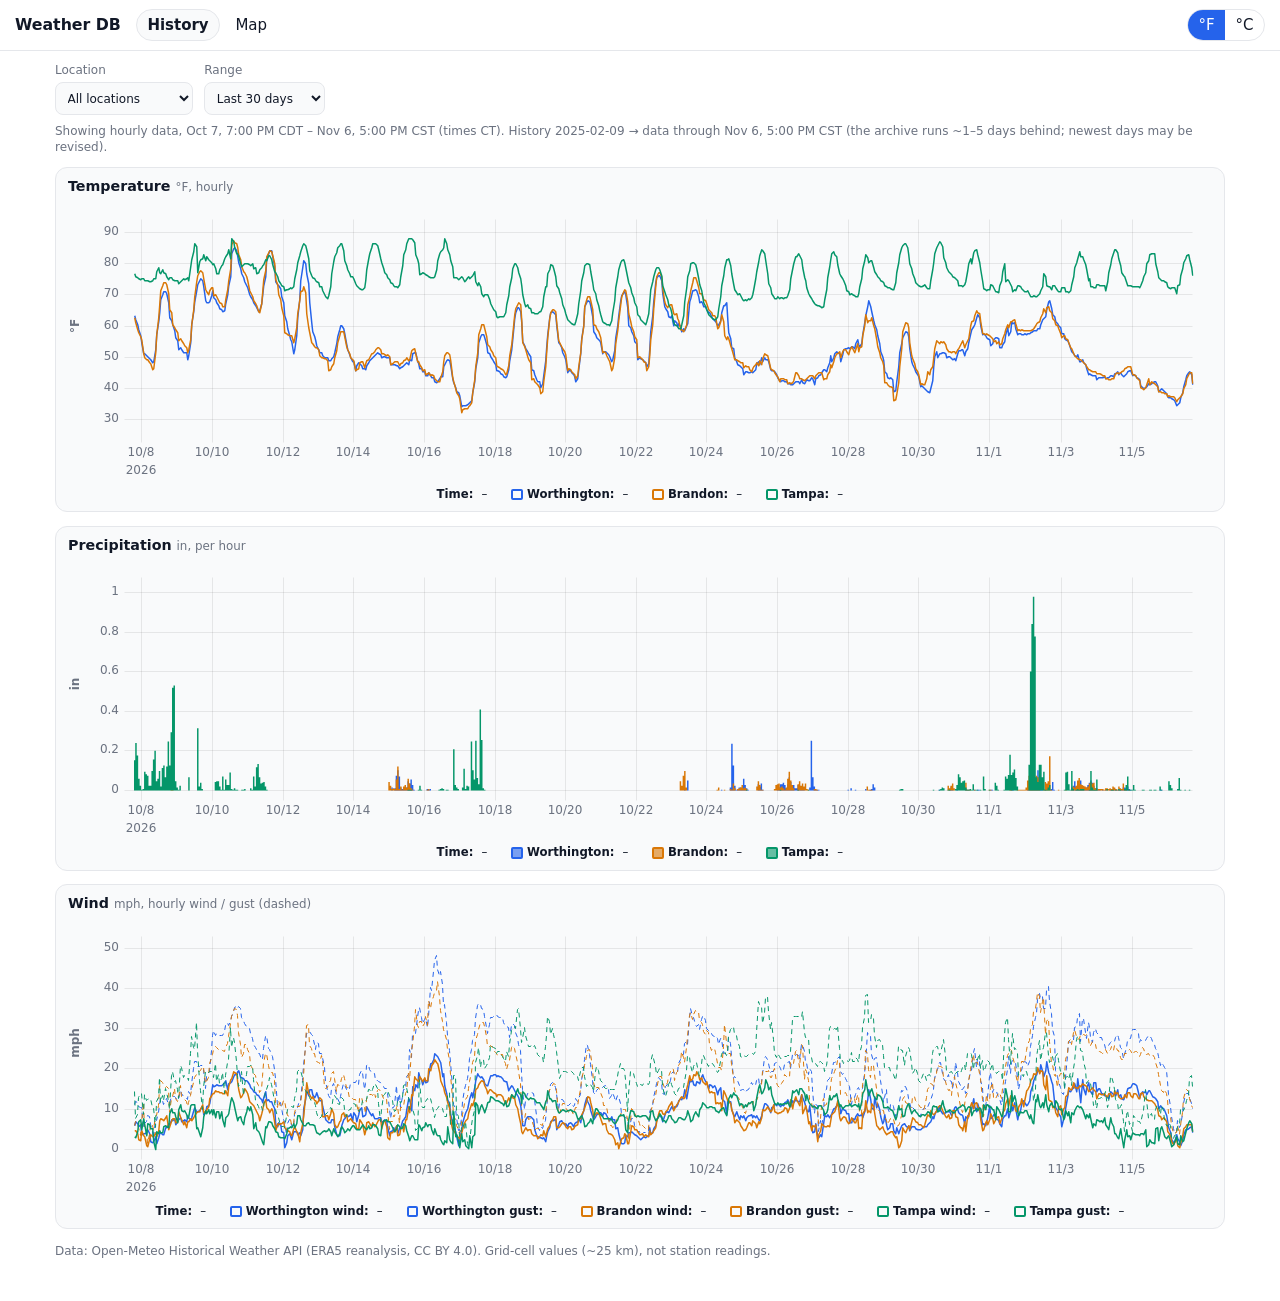
<file: web/index.html>
<!doctype html>
<html lang="en">
<head>
<meta charset="utf-8">
<meta name="viewport" content="width=device-width, initial-scale=1">
<title>Weather DB · History</title>
<link rel="stylesheet" href="vendor/uPlot.min.css">
<link rel="stylesheet" href="common.css">
<link rel="icon" href="data:image/svg+xml,%3Csvg xmlns=%22http://www.w3.org/2000/svg%22 viewBox=%220 0 100 100%22%3E%3Ctext y=%22.9em%22 font-size=%2290%22%3E%E2%9B%85%3C/text%3E%3C/svg%3E">
</head>
<body>
<header>
  <h1>Weather DB</h1>
  <nav><a href="./" aria-current="page">History</a><a href="map.html">Map</a></nav>
  <div class="units" role="group" aria-label="Units"><button data-u="us">°F</button><button data-u="metric">°C</button></div>
</header>
<main>
  <div class="controls">
    <label>Location
      <select id="loc"><option value="all">All locations</option></select>
    </label>
    <label>Range
      <select id="range">
        <option value="7">Last 7 days</option>
        <option value="30" selected>Last 30 days</option>
        <option value="90">Last 90 days</option>
        <option value="365">Last 365 days</option>
        <option value="custom">Custom…</option>
      </select>
    </label>
    <div class="custom" id="custom">
      <label>From <input type="date" id="from"></label>
      <label>To <input type="date" id="to"></label>
      <button id="apply" type="button">Apply</button>
    </div>
  </div>
  <p class="note" id="note"></p>
  <div id="status" class="status">Loading weather.db…</div>
  <section class="chart" id="c-temp" hidden><h2>Temperature <small id="h-temp"></small></h2><div class="plot"></div></section>
  <section class="chart" id="c-precip" hidden><h2>Precipitation <small id="h-precip"></small></h2><div class="plot"></div></section>
  <section class="chart" id="c-wind" hidden><h2>Wind <small id="h-wind"></small></h2><div class="plot"></div></section>
  <p class="note">Data: Open-Meteo Historical Weather API (ERA5 reanalysis, CC BY 4.0). Grid-cell values (~25 km), not station readings.</p>
</main>
<script src="vendor/sql-wasm.js"></script>
<script src="vendor/uPlot.iife.min.js"></script>
<script src="common.js"></script>
<script src="history.js"></script>
</body>
</html>
</file>
<file: web/common.css>
:root {
  --bg: #ffffff; --fg: #111827; --muted: #6b7280; --card: #f9fafb; --border: #e5e7eb;
  --accent: #2563eb; --grid: rgba(0,0,0,.08); --alert: #dc2626;
  --c1: #2563eb; --c2: #d97706; --c3: #059669;
  color-scheme: light dark;
}
@media (prefers-color-scheme: dark) {
  :root { --bg: #0f1115; --fg: #e5e7eb; --muted: #9ca3af; --card: #171a21; --border: #2a2f3a;
          --accent: #60a5fa; --grid: rgba(255,255,255,.09); --c1: #60a5fa; --c2: #fbbf24; --c3: #34d399; }
}
* { box-sizing: border-box; }
html, body { margin: 0; background: var(--bg); color: var(--fg);
  font: 15px/1.4 system-ui, -apple-system, "Segoe UI", Roboto, sans-serif; }
header { display: flex; flex-wrap: wrap; align-items: center; gap: .5rem 1rem; padding: .6rem 1rem;
  border-bottom: 1px solid var(--border); position: sticky; top: 0; background: var(--bg); z-index: 1000; }
header h1 { font-size: 1.05rem; margin: 0; }
nav { display: flex; gap: .25rem; }
nav a { color: var(--fg); text-decoration: none; padding: .3rem .7rem; border-radius: 999px; border: 1px solid transparent; }
nav a[aria-current="page"] { border-color: var(--border); background: var(--card); font-weight: 600; }
.units { margin-left: auto; display: inline-flex; border: 1px solid var(--border); border-radius: 999px; overflow: hidden; }
.units button { border: 0; background: transparent; color: var(--fg); padding: .3rem .7rem; font: inherit; cursor: pointer; }
.units button[aria-pressed="true"] { background: var(--accent); color: #fff; }
main { padding: .75rem 1rem 2rem; max-width: 1200px; margin: 0 auto; }
.controls { display: flex; flex-wrap: wrap; gap: .5rem .75rem; align-items: end; margin-bottom: .5rem; }
.controls label { display: flex; flex-direction: column; font-size: .8rem; color: var(--muted); gap: .2rem; }
select, input[type=date], .controls button { font: inherit; color: var(--fg); background: var(--card);
  border: 1px solid var(--border); border-radius: 8px; padding: .35rem .5rem; min-height: 2.2rem; }
.controls button { cursor: pointer; }
.note { color: var(--muted); font-size: .8rem; margin: .25rem 0 .75rem; }
.chart { background: var(--card); border: 1px solid var(--border); border-radius: 12px; padding: .5rem .5rem .25rem; margin-bottom: .9rem; }
.chart h2 { font-size: .95rem; margin: .1rem .3rem .3rem; }
.chart h2 small { color: var(--muted); font-weight: 400; }
.status { color: var(--muted); padding: 1rem 0; }
.error { color: var(--alert); }
.uplot, .u-legend { font-family: inherit; color: var(--fg); }
.u-legend { font-size: .78rem; }
.u-legend .u-marker { border-radius: 2px; }
.custom { display: none; gap: .5rem; align-items: end; flex-wrap: wrap; }
.custom.on { display: flex; }
@media (max-width: 480px) {
  header { padding: .5rem .75rem; } main { padding: .5rem .6rem 2rem; }
  .units { margin-left: 0; }
}
</file>
<file: web/vendor/uPlot.min.css>
.uplot, .uplot *, .uplot *::before, .uplot *::after {box-sizing: border-box;}.uplot {font-family: system-ui, -apple-system, "Segoe UI", Roboto, "Helvetica Neue", Arial, "Noto Sans", sans-serif, "Apple Color Emoji", "Segoe UI Emoji", "Segoe UI Symbol", "Noto Color Emoji";line-height: 1.5;width: min-content;}.u-title {text-align: center;font-size: 18px;font-weight: bold;}.u-wrap {position: relative;user-select: none;}.u-over, .u-under {position: absolute;}.u-under {overflow: hidden;}.uplot canvas {display: block;position: relative;width: 100%;height: 100%;}.u-axis {position: absolute;}.u-legend {font-size: 14px;margin: auto;text-align: center;}.u-inline {display: block;}.u-inline * {display: inline-block;}.u-inline tr {margin-right: 16px;}.u-legend th {font-weight: 600;}.u-legend th > * {vertical-align: middle;display: inline-block;}.u-legend .u-marker {width: 1em;height: 1em;margin-right: 4px;background-clip: padding-box !important;}.u-inline.u-live th::after {content: ":";vertical-align: middle;}.u-inline:not(.u-live) .u-value {display: none;}.u-series > * {padding: 4px;}.u-series th {cursor: pointer;}.u-legend .u-off > * {opacity: 0.3;}.u-select {background: rgba(0,0,0,0.07);position: absolute;pointer-events: none;}.u-cursor-x, .u-cursor-y {position: absolute;left: 0;top: 0;pointer-events: none;will-change: transform;}.u-hz .u-cursor-x, .u-vt .u-cursor-y {height: 100%;border-right: 1px dashed #607D8B;}.u-hz .u-cursor-y, .u-vt .u-cursor-x {width: 100%;border-bottom: 1px dashed #607D8B;}.u-cursor-pt {position: absolute;top: 0;left: 0;border-radius: 50%;border: 0 solid;pointer-events: none;will-change: transform;/*this has to be !important since we set inline "background" shorthand */background-clip: padding-box !important;}.u-axis.u-off, .u-select.u-off, .u-cursor-x.u-off, .u-cursor-y.u-off, .u-cursor-pt.u-off {display: none;}
</file>
